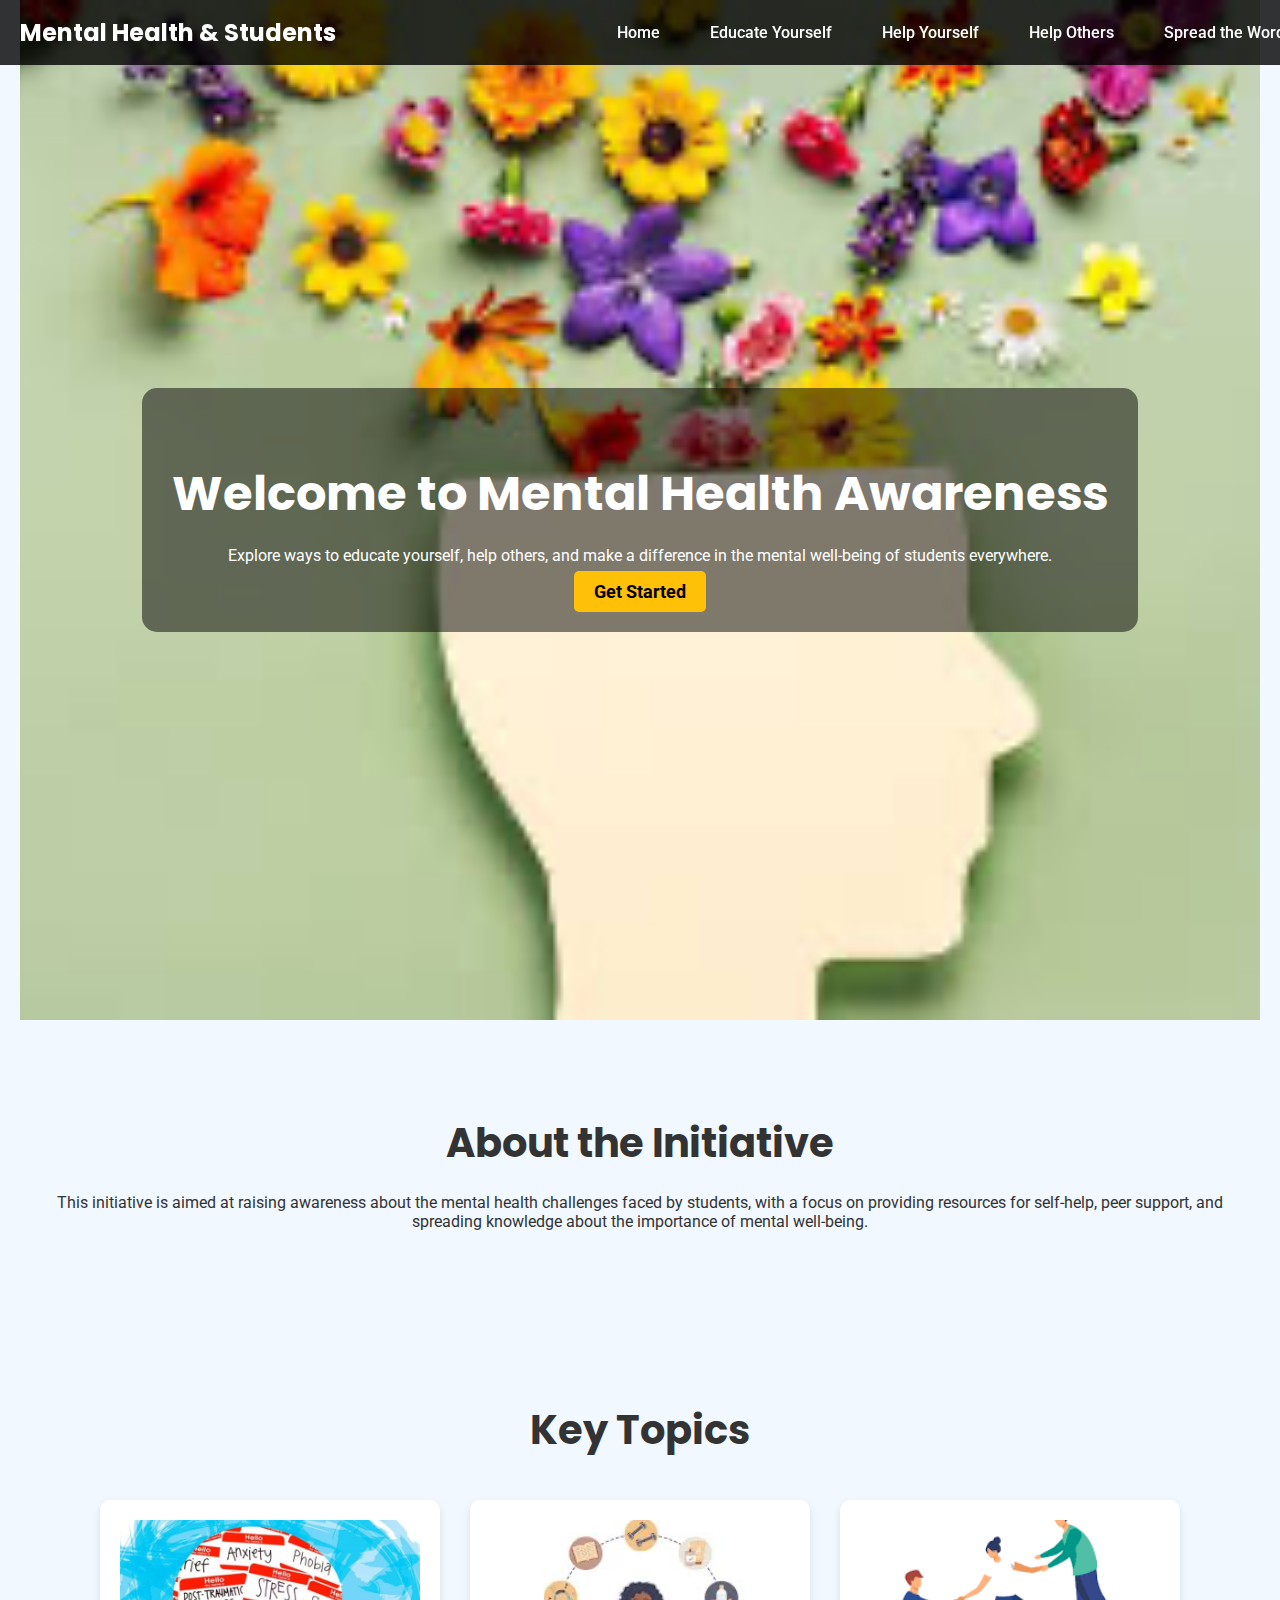
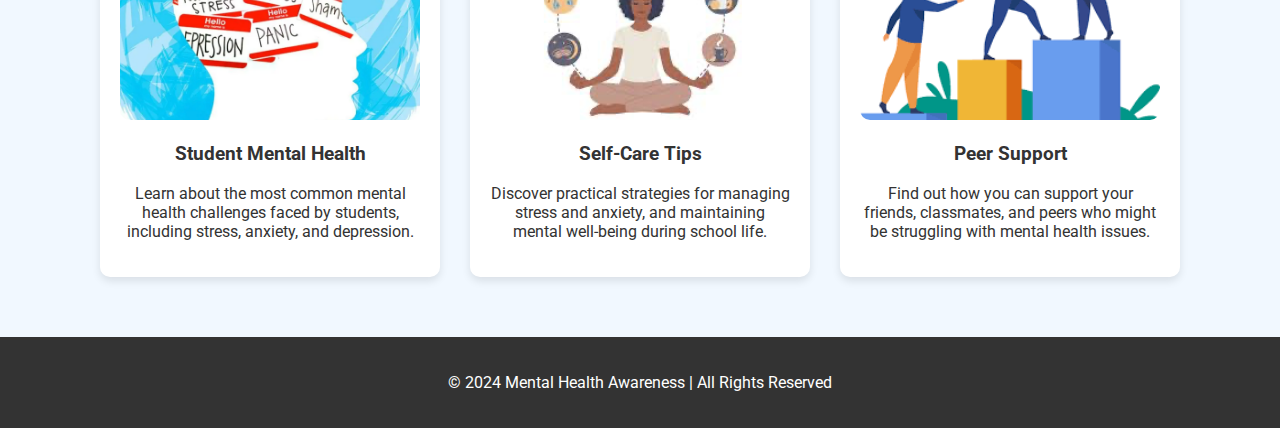
<file: index.html>
<!DOCTYPE html>
<html lang="en">
<head>
  <meta charset="UTF-8">
  <meta name="viewport" content="width=device-width, initial-scale=1.0">
  <title>Mental Health & Students</title>
  <link href="https://fonts.googleapis.com/css2?family=Roboto:wght@400;700&family=Poppins:wght@300;400;600&display=swap" rel="stylesheet">
  <link rel="stylesheet" href="styles.css">
  <style>
    body {
      font-family: 'Roboto', sans-serif;
      margin: 0;
      padding: 0;
      background: #f1f8ff;
      color: #333;
    }
    header {
      position: fixed;
      width: 100%;
      top: 0;
      left: 0;
      background-color: rgba(0, 0, 0, 0.8);
      color: white;
      padding: 15px 20px;
      display: flex;
      justify-content: space-between;
      align-items: center;
    }
    header h1 {
      font-family: 'Poppins', sans-serif;
      font-size: 24px;
      margin: 0;
    }
    nav ul {
      list-style: none;
      display: flex;
      gap: 20px;
    }
    nav ul li {
      display: inline-block;
    }
    nav ul li a {
      text-decoration: none;
      color: white;
      font-weight: 500;
      transition: 0.3s;
    }
    nav ul li a:hover {
      color: #f0f0f0;
    }
    #home {
      height: 100vh;
      background: url('image copy 3.png') center/cover no-repeat;
      color: white;
      display: flex;
      justify-content: center;
      align-items: center;
      text-align: center;
      background-size: cover;
    }
    .hero-overlay {
      background-color: rgba(0, 0, 0, 0.5);
      padding: 30px;
      border-radius: 15px;
    }
    .btn {
      background-color: #f44336;
      color: white;
      padding: 15px 30px;
      text-decoration: none;
      font-size: 18px;
      border-radius: 5px;
      transition: background-color 0.3s;
    }
    .btn:hover {
      background-color: #e53935;
    }
    section {
      padding: 60px 20px;
      text-align: center;
    }
    section h2 {
      font-family: 'Poppins', sans-serif;
      font-size: 2.5rem;
      margin-bottom: 20px;
    }
    .card-container {
      display: flex;
      justify-content: center;
      gap: 30px;
      margin-top: 40px;
      flex-wrap: wrap;
    }
    .card {
      background-color: #ffffff;
      width: 300px;
      padding: 20px;
      border-radius: 10px;
      box-shadow: 0 4px 8px rgba(0, 0, 0, 0.1);
      transition: transform 0.3s ease;
    }
    .card:hover {
      transform: translateY(-10px);
    }
    .card img {
      width: 100%;
      height: 200px;
      object-fit: cover;
      border-radius: 10px;
    }
    footer {
      background-color: #333;
      color: white;
      padding: 20px;
      text-align: center;
    }
  </style>
</head>
<body>
  <header>
    <h1>Mental Health & Students</h1>
    <nav>
      <ul>
        <li><a href="index.html">Home</a></li>
        <li><a href="educate-yourself.html">Educate Yourself</a></li>
        <li><a href="help-yourself.html">Help Yourself</a></li>
        <li><a href="help-others.html">Help Others</a></li>
        <li><a href="spread-the-word.html">Spread the Word</a></li>
      </ul>
    </nav>
  </header>

  <section id="home" class="hero">
    <div class="hero-overlay">
      <h2>Welcome to Mental Health Awareness</h2>
      <p>Explore ways to educate yourself, help others, and make a difference in the mental well-being of students everywhere.</p>
      <a href="#about" class="btn">Get Started</a>
    </div>
  </section>

  <section id="about">
    <h2>About the Initiative</h2>
    <p>This initiative is aimed at raising awareness about the mental health challenges faced by students, with a focus on providing resources for self-help, peer support, and spreading knowledge about the importance of mental well-being.</p>
  </section>

  <section id="cards">
    <h2>Key Topics</h2>
    <div class="card-container">
      <div class="card">
        <img src="image.png" alt="Student Mental Health">
        <h3>Student Mental Health</h3>
        <p>Learn about the most common mental health challenges faced by students, including stress, anxiety, and depression.</p>
      </div>
      <div class="card">
        <img src="image copy.png" alt="Self-Care Tips">
        <h3>Self-Care Tips</h3>
        <p>Discover practical strategies for managing stress and anxiety, and maintaining mental well-being during school life.</p>
      </div>
      <div class="card">
        <img src="image copy 2.png" alt="Peer Support">
        <h3>Peer Support</h3>
        <p>Find out how you can support your friends, classmates, and peers who might be struggling with mental health issues.</p>
      </div>
    </div>
  </section>

  <footer>
    <p>© 2024 Mental Health Awareness | All Rights Reserved</p>
  </footer>
</body>
</html>
</file>
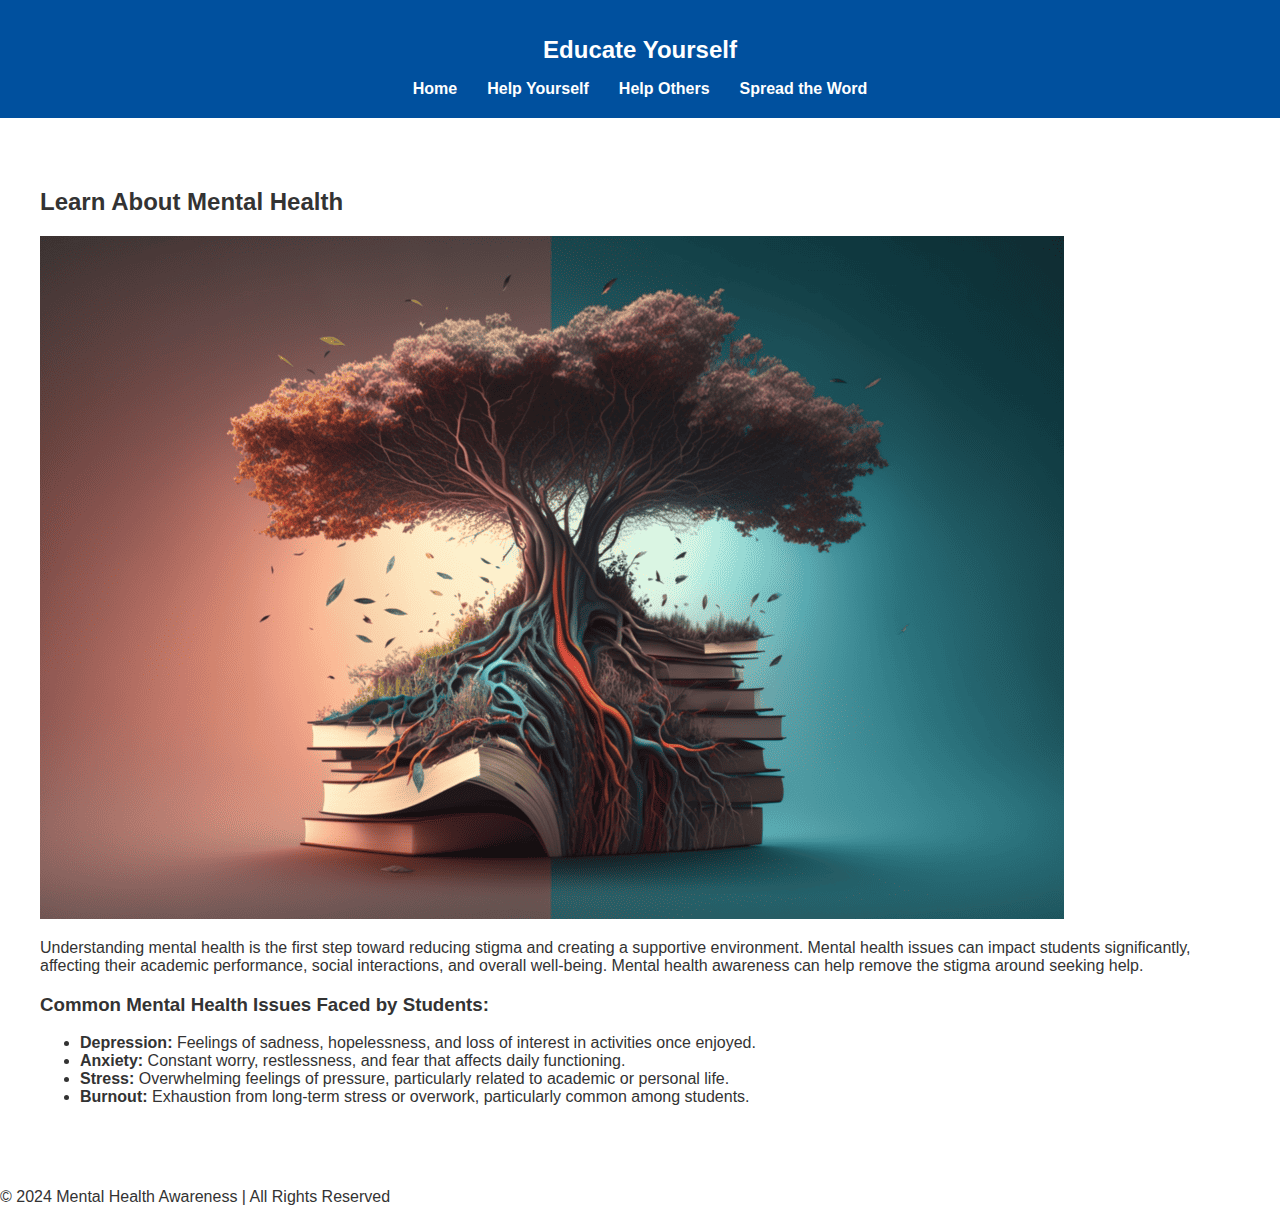
<file: educate-yourself.html>
<!DOCTYPE html>
<html lang="en">
<head>
  <meta charset="UTF-8">
  <meta name="viewport" content="width=device-width, initial-scale=1.0">
  <title>Educate Yourself</title>
  <link rel="stylesheet" href="styles.css">
</head>
<body>
  <header>
    <nav>
      <h1>Educate Yourself</h1>
      <ul>
        <li><a href="index.html">Home</a></li>
        <li><a href="help-yourself.html">Help Yourself</a></li>
        <li><a href="help-others.html">Help Others</a></li>
        <li><a href="spread-the-word.html">Spread the Word</a></li>
      </ul>
    </nav>
  </header>

  <section>
    <h2>Learn About Mental Health</h2>
    <img src="image copy 4.png" alt="Mental Health Education">
    <p>
      Understanding mental health is the first step toward reducing stigma and creating a supportive environment. Mental health issues can impact students significantly, affecting their academic performance, social interactions, and overall well-being. Mental health awareness can help remove the stigma around seeking help.
    </p>
    <h3>Common Mental Health Issues Faced by Students:</h3>
    <ul>
      <li><strong>Depression:</strong> Feelings of sadness, hopelessness, and loss of interest in activities once enjoyed.</li>
      <li><strong>Anxiety:</strong> Constant worry, restlessness, and fear that affects daily functioning.</li>
      <li><strong>Stress:</strong> Overwhelming feelings of pressure, particularly related to academic or personal life.</li>
      <li><strong>Burnout:</strong> Exhaustion from long-term stress or overwork, particularly common among students.</li>
    </ul>
  </section>

  <footer>
    <p>© 2024 Mental Health Awareness | All Rights Reserved</p>
  </footer>
</body>
</html>
</file>
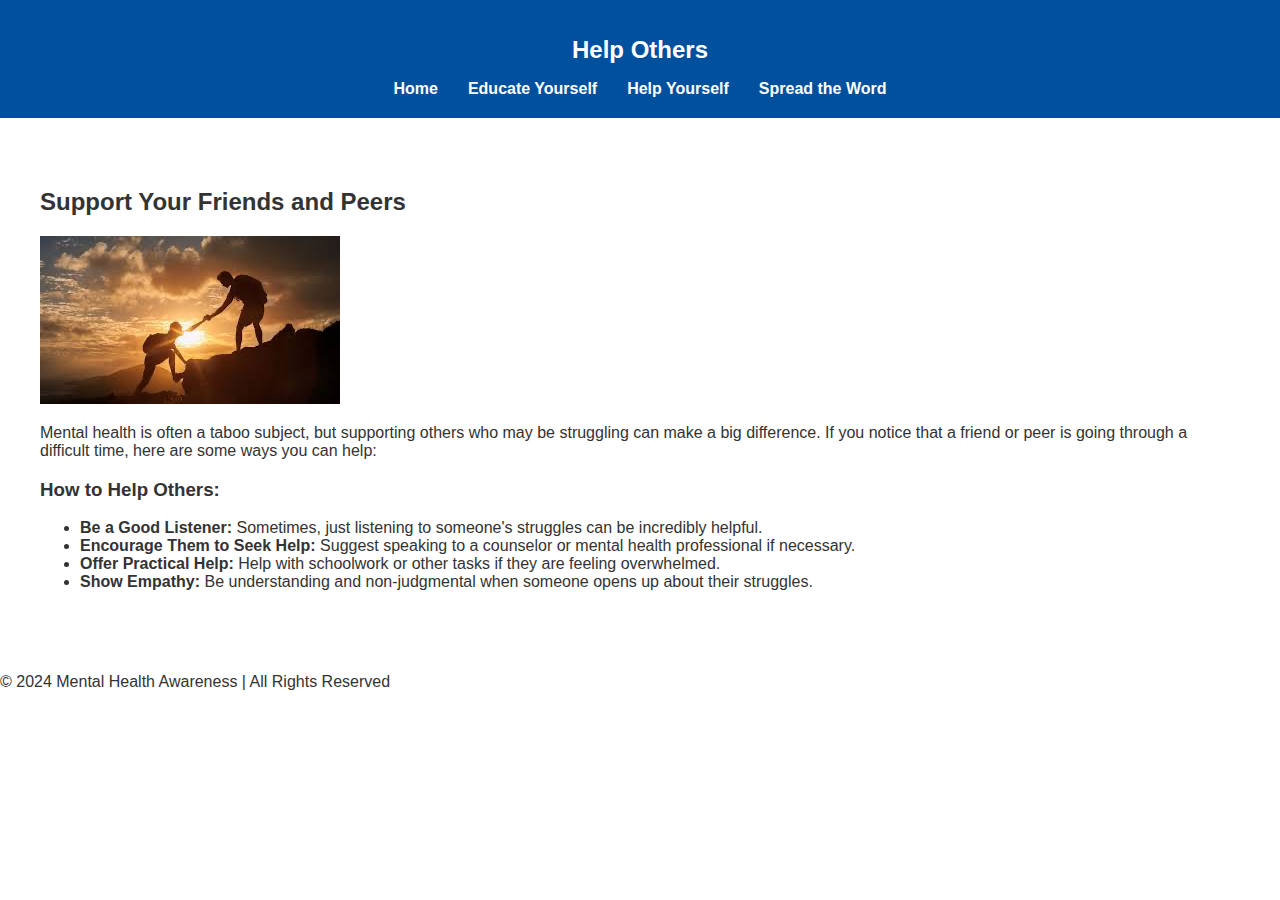
<file: help-others.html>
<!DOCTYPE html>
<html lang="en">
<head>
  <meta charset="UTF-8">
  <meta name="viewport" content="width=device-width, initial-scale=1.0">
  <title>Help Others</title>
  <link rel="stylesheet" href="styles.css">
</head>
<body>
  <header>
    <nav>
      <h1>Help Others</h1>
      <ul>
        <li><a href="index.html">Home</a></li>
        <li><a href="educate-yourself.html">Educate Yourself</a></li>
        <li><a href="help-yourself.html">Help Yourself</a></li>
        <li><a href="spread-the-word.html">Spread the Word</a></li>
      </ul>
    </nav>
  </header>

  <section>
    <h2>Support Your Friends and Peers</h2>
    <img src="image copy 5.png" alt="Supporting Others">
    <p>
      Mental health is often a taboo subject, but supporting others who may be struggling can make a big difference. If you notice that a friend or peer is going through a difficult time, here are some ways you can help:
    </p>
    <h3>How to Help Others:</h3>
    <ul>
      <li><strong>Be a Good Listener:</strong> Sometimes, just listening to someone's struggles can be incredibly helpful.</li>
      <li><strong>Encourage Them to Seek Help:</strong> Suggest speaking to a counselor or mental health professional if necessary.</li>
      <li><strong>Offer Practical Help:</strong> Help with schoolwork or other tasks if they are feeling overwhelmed.</li>
      <li><strong>Show Empathy:</strong> Be understanding and non-judgmental when someone opens up about their struggles.</li>
    </ul>
  </section>

  <footer>
    <p>© 2024 Mental Health Awareness | All Rights Reserved</p>
  </footer>
</body>
</html>
</file>
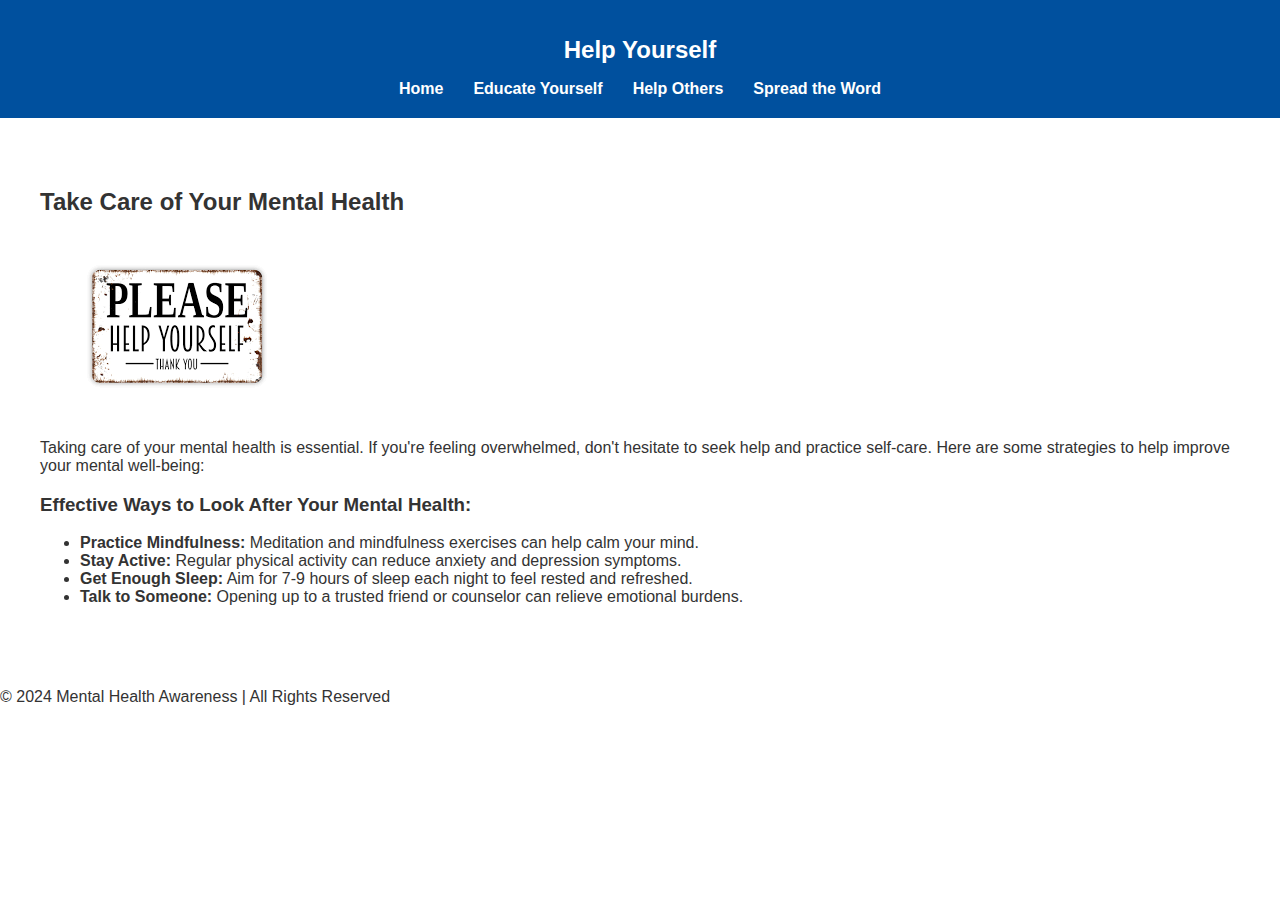
<file: help-yourself.html>
<!DOCTYPE html>
<html lang="en">
<head>
  <meta charset="UTF-8">
  <meta name="viewport" content="width=device-width, initial-scale=1.0">
  <title>Help Yourself</title>
  <link rel="stylesheet" href="styles.css">
</head>
<body>
  <header>
    <nav>
      <h1>Help Yourself</h1>
      <ul>
        <li><a href="index.html">Home</a></li>
        <li><a href="educate-yourself.html">Educate Yourself</a></li>
        <li><a href="help-others.html">Help Others</a></li>
        <li><a href="spread-the-word.html">Spread the Word</a></li>
      </ul>
    </nav>
  </header>

  <section>
    <h2>Take Care of Your Mental Health</h2>
    <img src="image copy 7.png" alt="Self-Care">
    <p>
      Taking care of your mental health is essential. If you're feeling overwhelmed, don't hesitate to seek help and practice self-care. Here are some strategies to help improve your mental well-being:
    </p>
    <h3>Effective Ways to Look After Your Mental Health:</h3>
    <ul>
      <li><strong>Practice Mindfulness:</strong> Meditation and mindfulness exercises can help calm your mind.</li>
      <li><strong>Stay Active:</strong> Regular physical activity can reduce anxiety and depression symptoms.</li>
      <li><strong>Get Enough Sleep:</strong> Aim for 7-9 hours of sleep each night to feel rested and refreshed.</li>
      <li><strong>Talk to Someone:</strong> Opening up to a trusted friend or counselor can relieve emotional burdens.</li>
    </ul>
  </section>

  <footer>
    <p>© 2024 Mental Health Awareness | All Rights Reserved</p>
  </footer>
</body>
</html>
</file>
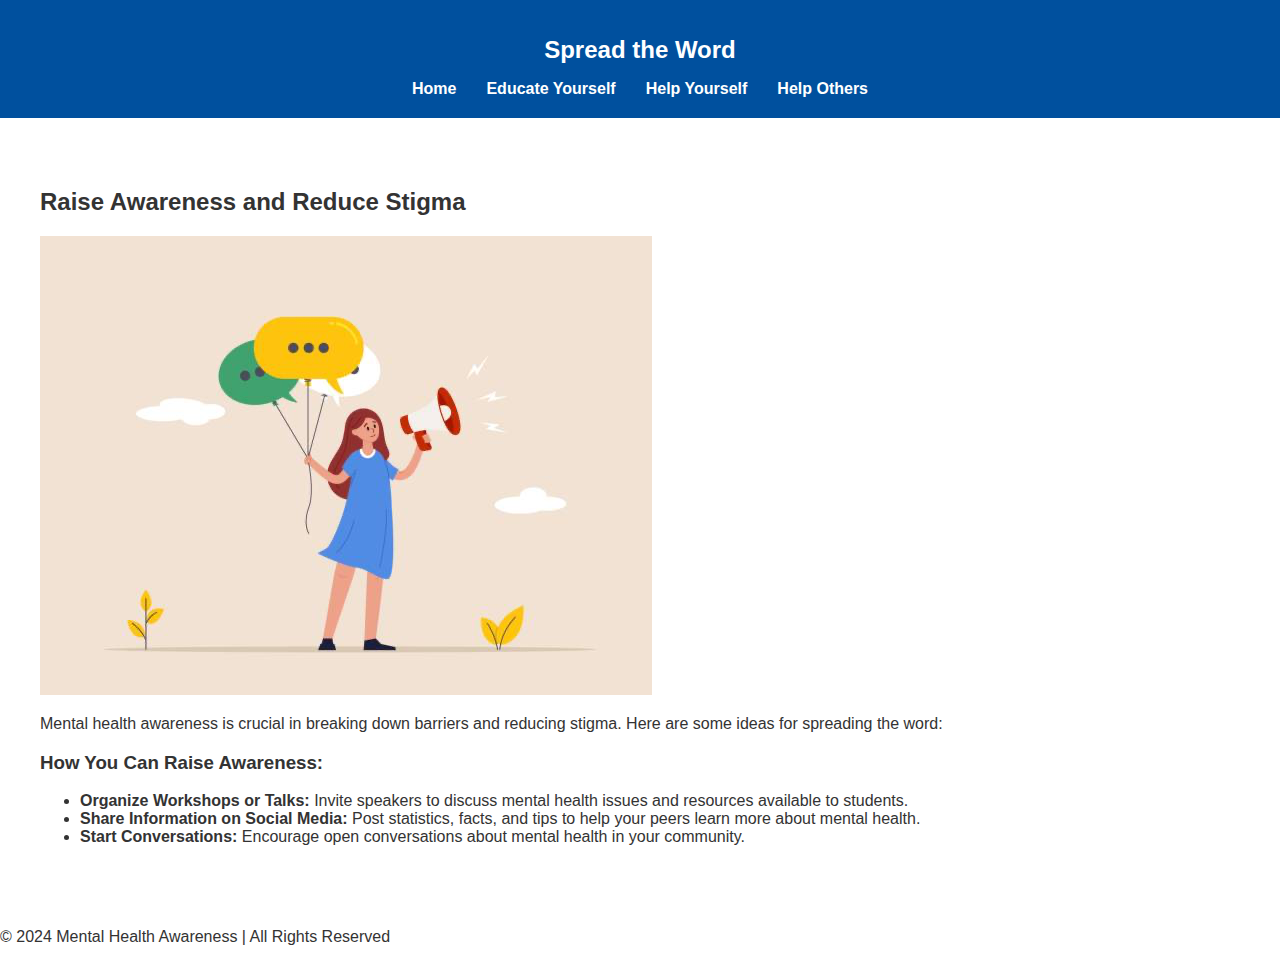
<file: spread-the-word.html>
<!DOCTYPE html>
<html lang="en">
<head>
  <meta charset="UTF-8">
  <meta name="viewport" content="width=device-width, initial-scale=1.0">
  <title>Spread the Word</title>
  <link rel="stylesheet" href="styles.css">
</head>
<body>
  <header>
    <nav>
      <h1>Spread the Word</h1>
      <ul>
        <li><a href="index.html">Home</a></li>
        <li><a href="educate-yourself.html">Educate Yourself</a></li>
        <li><a href="help-yourself.html">Help Yourself</a></li>
        <li><a href="help-others.html">Help Others</a></li>
      </ul>
    </nav>
  </header>

  <section>
    <h2>Raise Awareness and Reduce Stigma</h2>
    <img src="image copy 6.png" alt="Awareness Campaign">
    <p>
      Mental health awareness is crucial in breaking down barriers and reducing stigma. Here are some ideas for spreading the word:
    </p>
    <h3>How You Can Raise Awareness:</h3>
    <ul>
      <li><strong>Organize Workshops or Talks:</strong> Invite speakers to discuss mental health issues and resources available to students.</li>
      <li><strong>Share Information on Social Media:</strong> Post statistics, facts, and tips to help your peers learn more about mental health.</li>
      <li><strong>Start Conversations:</strong> Encourage open conversations about mental health in your community.</li>
    </ul>
  </section>

  <footer>
    <p>© 2024 Mental Health Awareness | All Rights Reserved</p>
  </footer>
</body>
</html>
</file>
<file: styles.css>
/* General Styles */
body {
    font-family: 'Poppins', sans-serif;
    margin: 0;
    padding: 0;
    color: #333;
  }
  
  /* Header Styles */
  header {
    background: #00509E;
    color: white;
    padding: 20px 0;
    position: sticky;
    top: 0;
    z-index: 1000;
  }
  
  header h1 {
    text-align: center;
    font-size: 1.5rem;
  }
  
  header ul {
    display: flex;
    justify-content: center;
    list-style: none;
    padding: 0;
    margin: 0;
  }
  
  header ul li {
    margin: 0 15px;
  }
  
  header ul li a {
    text-decoration: none;
    color: white;
    font-weight: 600;
  }
  
  /* Hero Section */
  .hero {
    height: 100vh;
    background: url('https://source.unsplash.com/1600x900/?education,mental-health') no-repeat center center/cover;
    display: flex;
    justify-content: center;
    align-items: center;
    color: white;
    text-align: center;
  }
  
  .hero-overlay h2 {
    font-size: 3rem;
    margin-bottom: 1rem;
  }
  
  .hero-overlay .btn {
    padding: 10px 20px;
    background: #FFC107;
    color: black;
    text-decoration: none;
    font-weight: bold;
    border-radius: 5px;
  }
  
  /* Sections */
  section {
    padding: 50px 20px;
    max-width: 1200px;
    margin: auto;
  }
  
  .section-content img {
    float: left;
    margin-right: 20px;
    width: 40%;
    border-radius: 10px;
  }
  
  .cards {
    display: flex;
    justify-content: center;
    gap: 20px;
  }
  
  .card {
    background: white;
    box-shadow: 0 4px 6px rgba(0, 0, 0, 0.1);
    padding: 20px;
    text-align: center;
    border-radius: 10px;
    max-width: 300px;
  }
</file>
